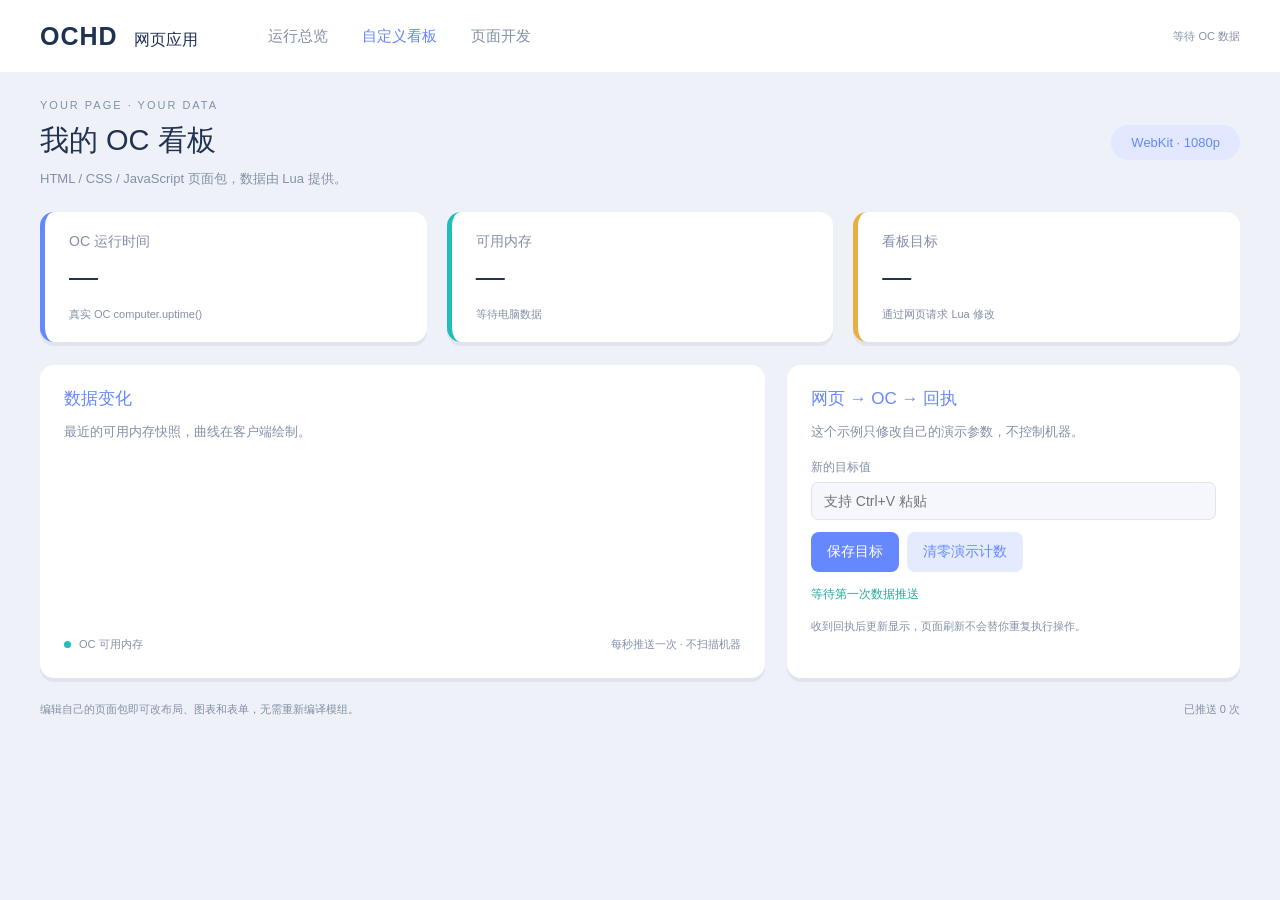
<file: web-demo/index.html>
<!doctype html>
<html lang="zh-CN"><head><meta charset="utf-8"><title>OCHD 自定义看板</title><link rel="stylesheet" href="style.css"></head>
<body><header><strong>OCHD<span>网页应用</span></strong><nav>运行总览 <b>自定义看板</b> 页面开发</nav><small id="connection">等待 OC 数据</small></header>
<main><section class="heading"><div><p>YOUR PAGE · YOUR DATA</p><h1>我的 OC 看板</h1><span>HTML / CSS / JavaScript 页面包，数据由 Lua 提供。</span></div><div class="badge">WebKit · 1080p</div></section>
<section class="metrics"><article><label>OC 运行时间</label><h2 id="uptime">—</h2><small>真实 OC computer.uptime()</small></article><article class="teal"><label>可用内存</label><h2 id="memory">—</h2><small id="memory-detail">等待电脑数据</small></article><article class="gold"><label>看板目标</label><h2 id="target">—</h2><small>通过网页请求 Lua 修改</small></article></section>
<section class="grid"><article class="chart"><h3>数据变化</h3><p>最近的可用内存快照，曲线在客户端绘制。</p><canvas id="history" width="1100" height="350"></canvas><div class="legend"><i></i> OC 可用内存 <span>每秒推送一次 · 不扫描机器</span></div></article><article class="form"><h3>网页 → OC → 回执</h3><p>这个示例只修改自己的演示参数，不控制机器。</p><label for="new-target">新的目标值</label><input id="new-target" type="number" min="1" max="1000000" placeholder="支持 Ctrl+V 粘贴"><button id="save">保存目标</button><button class="secondary" id="reset">清零演示计数</button><div id="notice">等待第一次数据推送</div><small>收到回执后更新显示，页面刷新不会替你重复执行操作。</small></article></section>
<footer>编辑自己的页面包即可改布局、图表和表单，无需重新编译模组。<span id="counter">已推送 0 次</span></footer></main><script src="main.js"></script></body></html>
</file>
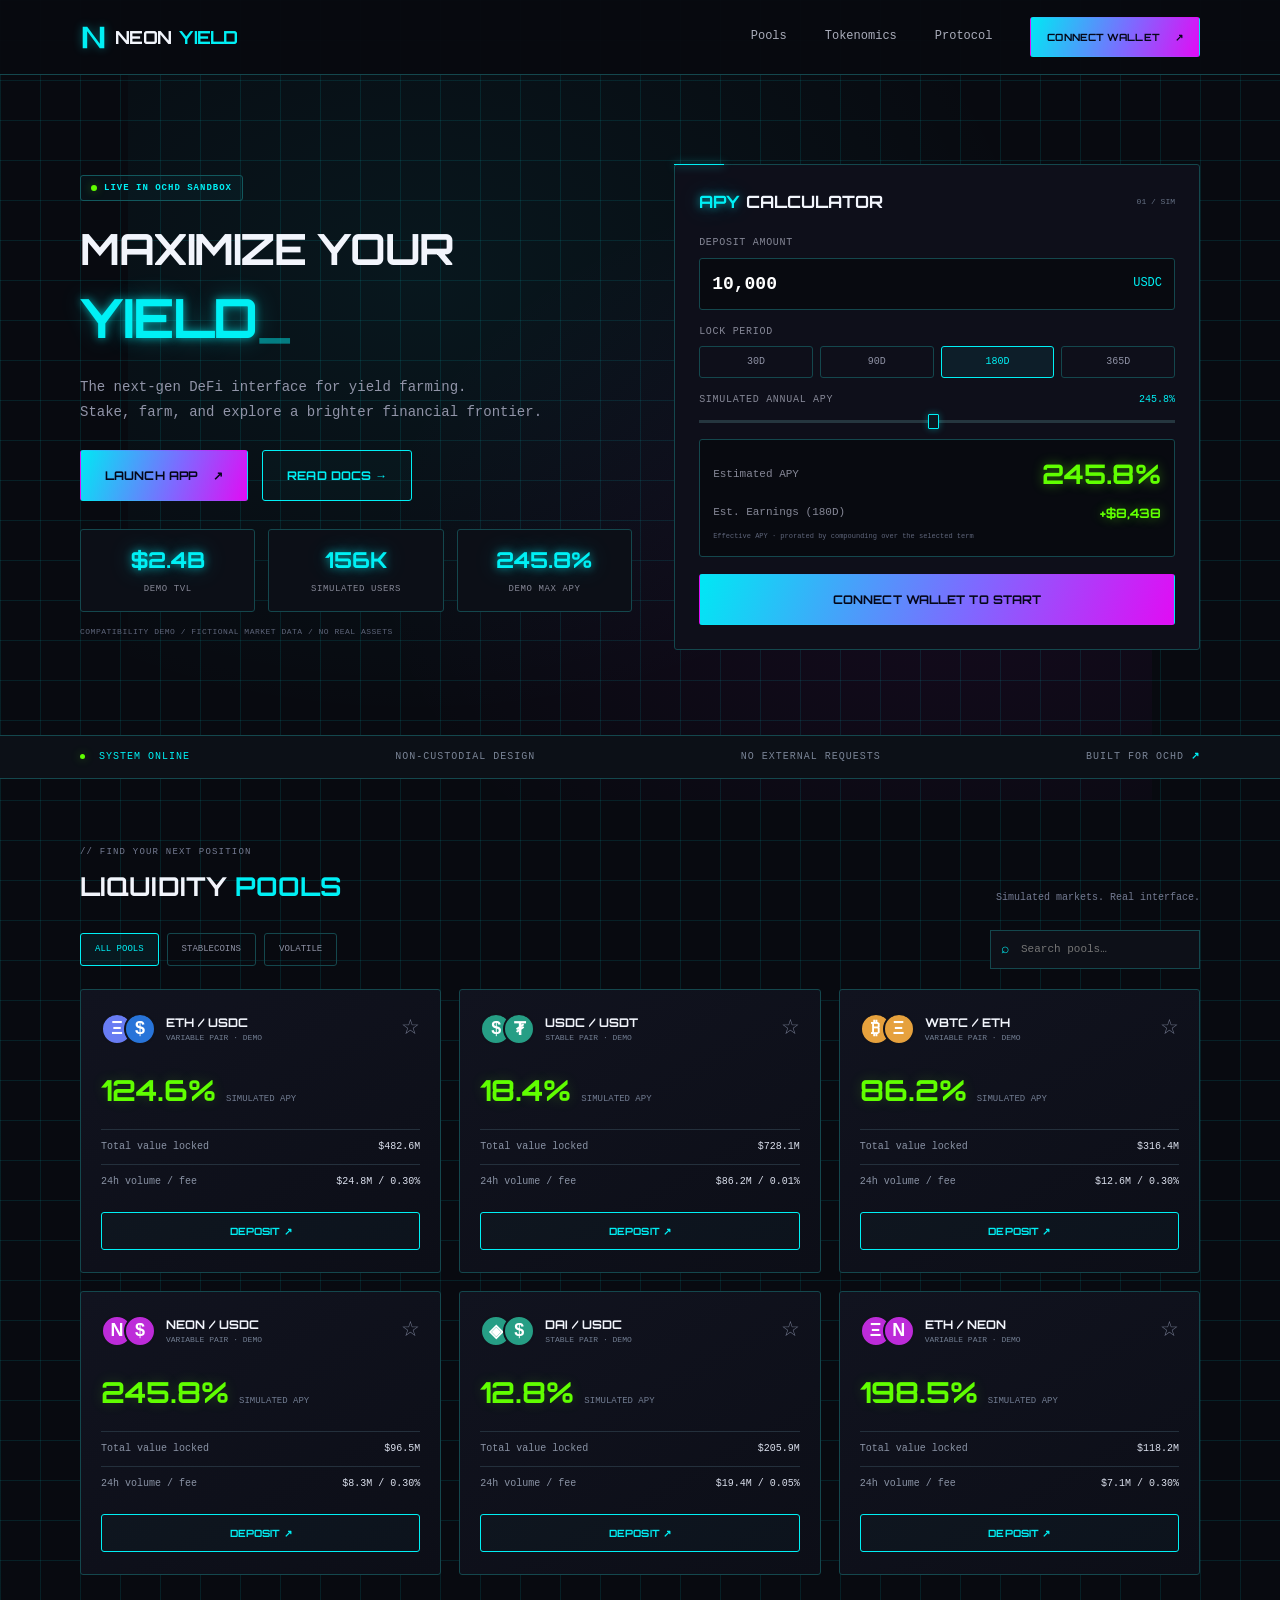
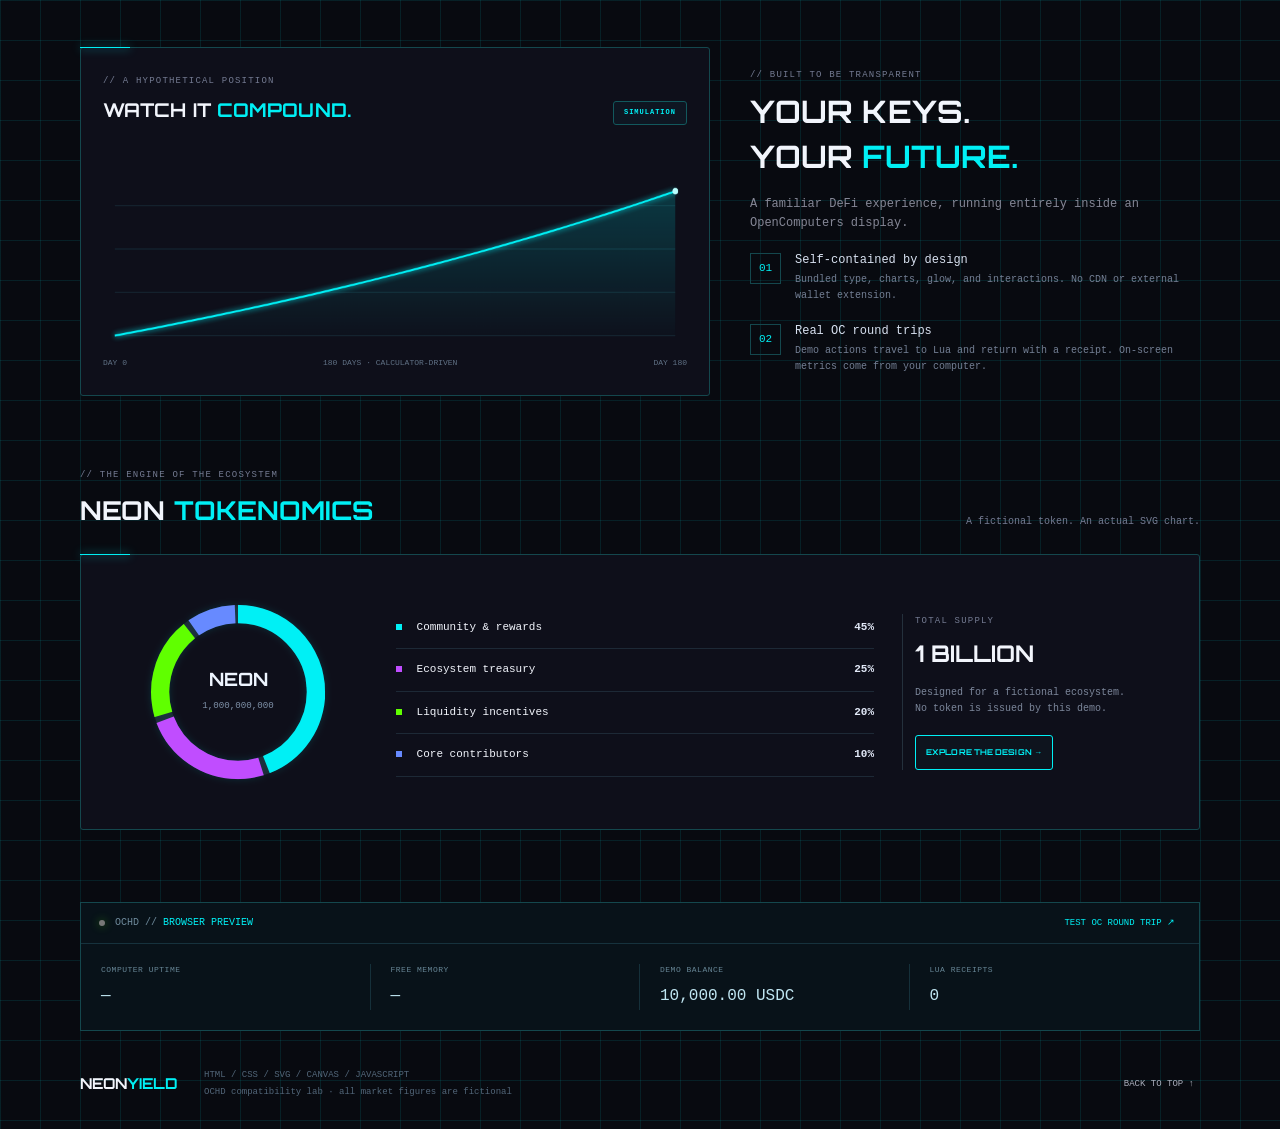
<file: web-apps/defi-yield/index.html>
<!doctype html>
<html lang="en"><head><meta charset="utf-8"><meta name="viewport" content="width=device-width,initial-scale=1"><title>NEON YIELD — Beyond ordinary returns</title><link rel="stylesheet" href="style.css"></head>
<body>
<header class="header"><div class="nav wrap"><button class="brand" data-scroll="home" aria-label="Neon Yield home"><svg viewBox="0 0 30 32" aria-hidden="true"><path d="M3 28V4h5l14 19V4h5v24h-5L8 9v19Z" fill="currentColor"/></svg>NEON<span>YIELD</span></button><nav aria-label="Main navigation"><button data-scroll="pools">Pools</button><button data-scroll="tokenomics">Tokenomics</button><button data-scroll="protocol">Protocol</button></nav><button id="wallet-button" class="gradient small">CONNECT WALLET <span>↗</span></button></div></header>
<main>
<section class="hero wrap" id="home"><div class="intro"><div class="badge"><i></i> LIVE IN OCHD SANDBOX</div><h1>MAXIMIZE YOUR<br><span class="cyan glow">YIELD</span><span class="cursor">_</span></h1><p class="lede">The next-gen DeFi interface for yield farming.<br>Stake, farm, and explore a brighter financial frontier.</p><div class="hero-actions"><button class="gradient" data-scroll="pools">LAUNCH APP <span>↗</span></button><button class="outline" id="docs-button">READ DOCS <span>→</span></button></div><div class="hero-stats"><div><strong class="glow">$2.4B</strong><small>DEMO TVL</small></div><div><strong class="glow">156K</strong><small>SIMULATED USERS</small></div><div><strong class="glow">245.8%</strong><small>DEMO MAX APY</small></div></div><p class="micro disclaimer">COMPATIBILITY DEMO / FICTIONAL MARKET DATA / NO REAL ASSETS</p></div>
<div class="calculator panel" id="calculator"><div class="panel-heading"><h2><span class="cyan glow">APY</span> CALCULATOR</h2><span class="corner-mark">01 / SIM</span></div><label for="amount">DEPOSIT AMOUNT</label><div class="amount-field"><input id="amount" type="text" inputmode="decimal" value="10,000" autocomplete="off" aria-label="Deposit amount"><span>USDC</span></div><label>LOCK PERIOD</label><div class="periods" id="periods"><button data-days="30">30D</button><button data-days="90">90D</button><button data-days="180" class="selected">180D</button><button data-days="365">365D</button></div><div class="rate-label"><label for="rate">SIMULATED ANNUAL APY</label><span id="rate-label">245.8%</span></div><input id="rate" class="range" type="range" min="0" max="500" step="0.1" value="245.8" aria-label="Simulated annual APY"><div class="estimate"><div><span>Estimated APY</span><strong id="apy" class="lime">245.8%</strong></div><div><span>Est. Earnings (<b id="days-label">180D</b>)</span><strong id="earnings" class="lime">+$8,438</strong></div><div class="estimate-foot">Effective APY · prorated by compounding over the selected term</div></div><button id="calculator-wallet" class="gradient full">CONNECT WALLET TO START</button><div id="calc-error" class="error" role="status"></div></div></section>
<div class="ticker"><div class="wrap"><span><i></i> SYSTEM ONLINE</span><span>NON-CUSTODIAL DESIGN</span><span>NO EXTERNAL REQUESTS</span><span>BUILT FOR OCHD <b>↗</b></span></div></div>
<section class="section wrap" id="pools"><div class="section-top"><div><span class="eyebrow">// FIND YOUR NEXT POSITION</span><h2>LIQUIDITY <span class="cyan">POOLS</span></h2></div><span class="section-note">Simulated markets. Real interface.</span></div><div class="pool-toolbar"><div id="filters" class="filters"><button data-filter="all" class="selected">ALL POOLS</button><button data-filter="stable">STABLECOINS</button><button data-filter="volatile">VOLATILE</button></div><label class="search"><span>⌕</span><input id="pool-search" placeholder="Search pools…" aria-label="Search liquidity pools"></label></div><div id="pool-grid" class="pool-grid"></div><div id="pool-empty" class="empty" hidden>No pools match this search. Try another pair.</div></section>
<section class="section wrap performance" id="protocol"><div class="panel chart-panel"><div class="section-top"><div><span class="eyebrow">// A HYPOTHETICAL POSITION</span><h2>WATCH IT <span class="cyan">COMPOUND.</span></h2></div><span class="badge mini">SIMULATION</span></div><canvas id="yield-chart" width="1000" height="300" aria-label="Simulated compounded yield chart"></canvas><div class="chart-caption"><span>DAY 0</span><span>180 DAYS · CALCULATOR-DRIVEN</span><span id="chart-end">DAY 180</span></div></div><div class="protocol-copy"><span class="eyebrow">// BUILT TO BE TRANSPARENT</span><h2>YOUR KEYS.<br>YOUR <span class="cyan">FUTURE.</span></h2><p>A familiar DeFi experience, running entirely inside an OpenComputers display.</p><div class="feature"><span>01</span><div><h3>Self-contained by design</h3><p>Bundled type, charts, glow, and interactions. No CDN or external wallet extension.</p></div></div><div class="feature"><span>02</span><div><h3>Real OC round trips</h3><p>Demo actions travel to Lua and return with a receipt. On-screen metrics come from your computer.</p></div></div></div></section>
<section class="section wrap" id="tokenomics"><div class="section-top"><div><span class="eyebrow">// THE ENGINE OF THE ECOSYSTEM</span><h2>NEON <span class="cyan">TOKENOMICS</span></h2></div><span class="section-note">A fictional token. An actual SVG chart.</span></div><div class="token-grid panel"><div class="token-ring"><svg viewBox="0 0 240 240" role="img" aria-label="Token distribution: community 45%, treasury 25%, liquidity 20%, contributors 10%"><circle class="ring-base" cx="120" cy="120" r="85"/><g transform="rotate(-90 120 120)" fill="none" stroke-width="20"><circle cx="120" cy="120" r="85" stroke="#00f0f5" stroke-dasharray="235 535"/><circle cx="120" cy="120" r="85" stroke="#c04dff" stroke-dasharray="128 535" stroke-dashoffset="-241"/><circle cx="120" cy="120" r="85" stroke="#60ff00" stroke-dasharray="101 535" stroke-dashoffset="-375"/><circle cx="120" cy="120" r="85" stroke="#678aff" stroke-dasharray="48 535" stroke-dashoffset="-482"/></g><text x="120" y="113" text-anchor="middle" class="token-symbol">NEON</text><text x="120" y="137" text-anchor="middle" class="token-total">1,000,000,000</text></svg></div><div class="allocations"><div><span><i style="background:#00f0f5"></i> Community &amp; rewards</span><strong>45%</strong></div><div><span><i style="background:#c04dff"></i> Ecosystem treasury</span><strong>25%</strong></div><div><span><i style="background:#60ff00"></i> Liquidity incentives</span><strong>20%</strong></div><div><span><i style="background:#678aff"></i> Core contributors</span><strong>10%</strong></div></div><div class="token-facts"><span class="eyebrow">TOTAL SUPPLY</span><strong>1 BILLION</strong><p>Designed for a fictional ecosystem.<br>No token is issued by this demo.</p><button class="outline" id="token-details">EXPLORE THE DESIGN →</button></div></div></section>
<section class="wrap oc-section"><div class="oc-title"><i id="oc-dot"></i><span>OCHD // <b id="oc-state">BROWSER PREVIEW</b></span><button id="ping-button">TEST OC ROUND TRIP ↗</button></div><div class="oc-metrics"><div><span>COMPUTER UPTIME</span><strong id="oc-uptime">—</strong></div><div><span>FREE MEMORY</span><strong id="oc-memory">—</strong></div><div><span>DEMO BALANCE</span><strong id="demo-balance">10,000.00 USDC</strong></div><div><span>LUA RECEIPTS</span><strong id="oc-receipts">0</strong></div></div></section>
</main><footer class="wrap"><span class="brand-text">NEON<span>YIELD</span></span><p>HTML / CSS / SVG / CANVAS / JAVASCRIPT<br>OCHD compatibility lab · all market figures are fictional</p><button data-scroll="home">BACK TO TOP ↑</button></footer>
<div class="modal-backdrop" id="modal" hidden><section class="modal panel" role="dialog" aria-modal="true" aria-labelledby="modal-title"><button id="modal-close" class="modal-close" aria-label="Close dialog">×</button><span class="eyebrow">// SANDBOX SESSION</span><h2 id="modal-title">CONNECT <span class="cyan">WALLET</span></h2><div id="modal-content"></div></section></div><div id="toast" class="toast" role="status" hidden></div><script src="main.js"></script></body></html>
</file>
<file: web-demo/style.css>
*{box-sizing:border-box}body{margin:0;background:#eef1f8;color:#203252;font:16px "Microsoft YaHei",sans-serif}header{height:72px;background:#fff;display:flex;align-items:center;padding:0 40px;gap:70px}header strong{font-size:25px;letter-spacing:1px}header strong span{font-size:16px;font-weight:400;margin-left:16px;letter-spacing:0}nav{color:#8290a7;word-spacing:30px;font-size:15px}nav b{color:#6688ff;font-weight:500}header small{margin-left:auto;color:#8290a7}main{padding:25px 40px}.heading{display:flex;align-items:center;justify-content:space-between;margin-bottom:24px}.heading p{margin:0 0 6px;font-size:11px;letter-spacing:2px;color:#8290a7}h1{margin:0 0 8px;font-size:29px;font-weight:500}.heading span,p{color:#8290a7;font-size:13px}.badge{background:#e1e8ff;border-radius:20px;color:#6688ff;padding:10px 20px;font-size:13px}.metrics{display:grid;grid-template-columns:repeat(3,1fr);gap:20px;margin-bottom:23px}article{background:white;border-radius:14px;box-shadow:0 4px 0 #dfe4ee}.metrics article{padding:20px 24px;border-left:5px solid #6688ff}.metrics label{color:#8290a7;font-size:14px}h2{font-size:29px;margin:10px 0;color:#203252;font-weight:500}small{font-size:11px;color:#8290a7}.metrics .teal{border-color:#22bdb8}.metrics .gold{border-color:#e7af3f}.grid{display:grid;grid-template-columns:1.6fr 1fr;gap:22px}.grid article{padding:22px 24px;min-height:313px}h3{font-size:17px;color:#6688ff;font-weight:500;margin:0 0 12px}p{line-height:1.6;margin:8px 0 17px}canvas{width:100%;height:168px;margin-top:6px}.legend{font-size:11px;color:#8290a7;display:flex;align-items:center;gap:8px}.legend i{width:7px;height:7px;background:#22bdb8;border-radius:50%}.legend span{margin-left:auto}.form label{font-size:12px;color:#8290a7;display:block;margin-bottom:6px}input{border:1px solid #dfe5f1;border-radius:7px;background:#f5f7fc;padding:10px 12px;font:14px "Microsoft YaHei",sans-serif;color:#203252;width:100%;outline:none}input:focus{border-color:#6688ff}button{border:0;border-radius:8px;background:#6688ff;color:white;padding:11px 16px;font:14px "Microsoft YaHei",sans-serif;cursor:pointer;margin:12px 8px 0 0}.secondary{background:#e4ebff;color:#6688ff}button:disabled{opacity:.5;cursor:wait}#notice{font-size:12px;color:#22a89f;min-height:32px;margin-top:14px}.form small{line-height:1.5;display:block}footer{font-size:11px;color:#8290a7;display:flex;justify-content:space-between;padding-top:24px}
</file>
<file: web-apps/defi-yield/style.css>
@font-face{font-family:'Neon Orbit';src:url([data-uri]) format('truetype');font-weight:400 900;font-style:normal;font-display:swap}
:root{--bg:#080a10;--panel:#0e0f1a;--cyan:#00f0f5;--purple:#df16ef;--lime:#60ff00;--muted:#858796;--line:#14474d;--white:#f2f5fc}*{box-sizing:border-box}html{scroll-behavior:smooth;scroll-padding-top:88px}body{margin:0;background-color:var(--bg);color:var(--white);font:14px/1.6 Consolas,'Cascadia Mono',monospace;background-image:linear-gradient(rgba(0,231,239,.1) 1px,transparent 1px),linear-gradient(90deg,rgba(0,231,239,.1) 1px,transparent 1px);background-size:40px 40px}body:before{content:'';position:absolute;top:0;left:10%;width:80%;height:800px;pointer-events:none;background:radial-gradient(ellipse at 28% 35%,#00dbe910,transparent 60%),radial-gradient(ellipse at 80% 70%,#d20be910,transparent 50%);z-index:-1}button,input{font:inherit}button{cursor:pointer;color:inherit}button:focus-visible,input:focus-visible{outline:2px solid var(--cyan);outline-offset:4px}button{transition:background .15s,border-color .15s,box-shadow .15s,transform .15s}button:disabled{cursor:wait;opacity:.6}button:hover{filter:brightness(1.12)}button:active{transform:translateY(1px)}[hidden]{display:none!important}.wrap{width:calc(100% - 80px);max-width:1120px;margin:auto}h1,h2,h3,.brand,.gradient,.outline,.hero-stats strong,.estimate strong,.pool-apy strong,.token-symbol,.token-facts>strong{font-family:'Neon Orbit','Segoe UI',sans-serif}h1,h2,h3,p{margin:0}.cyan{color:var(--cyan)}.glow{text-shadow:0 0 9px #00f0f5a8,0 0 24px #00f0f550}.lime{color:var(--lime);text-shadow:0 0 12px #60ff0070}.header{position:sticky;top:0;z-index:8;background:#080a10f5;border-bottom:1px solid var(--line)}.nav{height:74px;display:flex;align-items:center;gap:32px}.brand{display:flex;align-items:center;gap:8px;background:none;border:0;font-size:18px;font-weight:800;letter-spacing:-.7px;padding:0}.brand svg{width:27px;height:29px;color:var(--cyan);filter:drop-shadow(0 0 5px #00f0f560)}.brand span,.brand-text span{color:var(--cyan)}nav{display:flex;gap:26px;margin-left:auto}nav button,footer button{background:none;border:0;color:#aaadbb;font-size:12px}nav button:hover,footer button:hover{color:var(--cyan)}.gradient,.outline{border-radius:3px;padding:15px 24px;font-size:12px;font-weight:700;border:1px solid transparent;letter-spacing:.1px}.gradient{background:linear-gradient(110deg,#00e8f4,#7e69ff 57%,#e10cf4);color:#050719;box-shadow:0 0 0 transparent}.gradient:hover{box-shadow:0 0 22px #00f0f52b}.gradient span{margin-left:12px}.gradient.small{font-size:10px;padding:11px 16px}.outline{background:#00e5f305;border-color:var(--cyan);color:var(--cyan)}.full{width:100%}.hero{min-height:660px;display:grid;grid-template-columns:1.05fr 1fr;align-items:center;gap:42px;padding:66px 0 62px}.badge{display:inline-flex;align-items:center;gap:7px;padding:5px 10px;border:1px solid #12585d;border-radius:3px;color:var(--cyan);font-size:9px;letter-spacing:1px;font-weight:700;background:#00e5f309}.badge i,.ticker i,.oc-title>i{width:6px;height:6px;border-radius:50%;background:#60ff00;box-shadow:0 0 10px #60ff0060;display:inline-block}h1{font-size:43px;line-height:1.4;font-weight:800;letter-spacing:-1.5px;margin:18px 0 20px;white-space:nowrap}h1 .cyan{font-size:54px}.cursor{color:#00f0f57a;font-weight:400}.lede{color:#9194a8;font-size:14px;line-height:1.8;max-width:500px}.hero-actions{display:flex;gap:14px;margin:24px 0 28px}.hero-stats{display:grid;grid-template-columns:repeat(3,1fr);gap:13px}.hero-stats>div{background:#0c0f17;border:1px solid var(--line);padding:13px 6px;text-align:center;border-radius:3px}.hero-stats strong{display:block;color:var(--cyan);font-size:22px;line-height:1.5}.hero-stats small{color:var(--muted);font-size:9px;letter-spacing:.6px}.micro{font-size:8px;letter-spacing:.5px;color:#5e657a}.disclaimer{margin-top:14px}.panel{background:var(--panel);border:1px solid var(--line);border-radius:3px;position:relative}.panel:before{content:'';position:absolute;left:-1px;top:-1px;width:50px;height:1px;background:var(--cyan);box-shadow:0 0 10px var(--cyan)}.calculator{padding:24px}.panel-heading{display:flex;align-items:center;justify-content:space-between;margin-bottom:20px}h2{font-size:21px;font-weight:700;line-height:1.5;letter-spacing:.1px}.panel-heading h2{font-size:17px;white-space:nowrap}.corner-mark{font-size:8px;color:#657084}.calculator label{font-size:10px;letter-spacing:.7px;color:var(--muted);display:block}.amount-field{display:flex;border:1px solid var(--line);background:#080a10;border-radius:3px;align-items:center;margin:7px 0 14px;padding-right:12px}.amount-field input{background:none;border:0;min-width:0;width:100%;padding:11px 12px;color:white;font-size:18px;font-weight:bold;outline:none}.amount-field:focus-within{border-color:var(--cyan);box-shadow:0 0 12px #00eaf312}.amount-field>span{color:var(--cyan);font-size:12px}.periods{display:grid;grid-template-columns:repeat(4,1fr);gap:7px;margin:6px 0 14px}.periods button,.filters button{background:transparent;border:1px solid var(--line);border-radius:3px;color:#8e91a4;font-size:10px;padding:7px}.periods .selected,.filters .selected{background:#00f0f511;color:var(--cyan);border-color:var(--cyan)}.rate-label{display:flex;justify-content:space-between;align-items:center}.rate-label>span{font-size:10px;color:var(--cyan)}.range{appearance:none;-webkit-appearance:none;width:100%;height:3px;background:#25363f;margin:12px 0 15px;cursor:pointer;accent-color:var(--cyan)}.range::-webkit-slider-thumb{-webkit-appearance:none;width:11px;height:15px;border:1px solid var(--cyan);background:#0a1922;border-radius:1px;box-shadow:0 0 7px #00f0f560}.estimate{border:1px solid var(--line);background:#080a10;padding:13px;margin:1px 0 17px;border-radius:3px}.estimate>div{display:flex;justify-content:space-between;align-items:center;gap:10px}.estimate>div+div{margin-top:6px}.estimate span{font-size:11px;color:var(--muted)}.estimate div:first-child strong{font-size:27px}.estimate div:nth-child(2) strong{font-size:13px}.estimate b{font-weight:normal}.estimate .estimate-foot{font-size:7px;color:#5e657a;margin-top:8px}.error{color:#ff7eae;font-size:10px;min-height:0}.error:not(:empty){margin-top:8px}.ticker{border-top:1px solid var(--line);border-bottom:1px solid var(--line);background:#0c1017}.ticker>.wrap{display:flex;align-items:center;justify-content:space-between;padding:13px 0;color:#7a8496;font-size:10px;letter-spacing:1px}.ticker i{width:5px;height:5px;margin-right:7px}.ticker span:first-child,.ticker b{color:var(--cyan)}.section{padding:66px 0 6px;scroll-margin-top:80px}.section-top{display:flex;justify-content:space-between;align-items:end;gap:16px;margin-bottom:24px}.eyebrow{font-size:9px;letter-spacing:1.2px;color:#747b92;display:block;margin-bottom:8px}.section-top h2{font-size:26px}.section-note{font-size:10px;color:#747b92}.pool-toolbar{display:flex;justify-content:space-between;align-items:center;margin-bottom:20px;gap:16px}.filters{display:flex;gap:8px}.filters button{padding:8px 14px;font-size:9px}.search{display:flex;gap:10px;background:#0d1018;border:1px solid var(--line);padding:7px 10px;align-items:center;color:var(--cyan)}.search input{background:none;border:0;outline:none;color:#d6dfed;width:170px;font-size:11px}.pool-grid{display:grid;grid-template-columns:repeat(3,1fr);gap:18px}.pool-card{padding:22px 20px;background:linear-gradient(150deg,#11131f,#0c0e17);border:1px solid var(--line);border-radius:3px}.pool-card:hover{border-color:#00d9e578;box-shadow:0 0 20px #00eaf308}.pool-title{display:flex;align-items:center;gap:10px}.coins{display:flex;width:55px}.coin{width:32px;height:32px;display:flex;align-items:center;justify-content:center;border:2px solid #10121c;border-radius:50%;font:bold 18px 'Segoe UI',sans-serif;color:white;background:#687cf3}.coin+.coin{margin-left:-9px;background:#2874d9}.coins.stable .coin{background:#269e85}.coins.bitcoin .coin{background:#e6a13d}.coins.neon .coin{background:#bd2bd9}.pool-title h3{font-size:12px}.pool-type{font-size:8px;color:#727e92}.pool-title .star{margin-left:auto;border:0;background:none;color:#6b7186;font-size:21px;padding:0}.star.active{color:var(--cyan)}.pool-apy{display:flex;align-items:baseline;gap:10px;margin:22px 0 15px}.pool-apy strong{font-size:29px;color:var(--lime);text-shadow:0 0 13px #60ff0030}.pool-apy span{font-size:9px;color:#717c91}.pool-meta{display:flex;justify-content:space-between;color:#8a93a5;font-size:10px;padding:9px 0;border-top:1px solid #24303c}.pool-meta b{font-weight:normal;color:#d9deeb}.pool-card .outline{width:100%;padding:10px;font-size:10px;margin-top:13px}.empty{padding:30px;color:var(--muted);border:1px dashed var(--line)}.performance{display:grid;grid-template-columns:1.4fr 1fr;gap:40px;align-items:center}.chart-panel{padding:26px 22px}.chart-panel h2{font-size:19px}.mini{font-size:7px;white-space:nowrap}.chart-panel canvas{display:block;width:100%;height:200px;margin-top:8px}.chart-caption{display:flex;justify-content:space-between;color:#607185;font-size:8px;padding-top:8px}.protocol-copy>h2{font-size:31px;line-height:1.45}.protocol-copy>p{font-size:12px;color:var(--muted);margin-top:15px}.feature{display:flex;gap:14px;margin-top:20px}.feature>span{font-size:11px;color:var(--cyan);border:1px solid var(--line);width:31px;height:31px;display:flex;align-items:center;justify-content:center;flex-shrink:0}.feature h3{font:12px Consolas,monospace;color:#d8e1f0}.feature p{font-size:10px;color:#737f94;margin-top:5px}.token-grid{display:grid;grid-template-columns:260px 1fr 270px;gap:28px;padding:27px;align-items:center}.token-ring svg{display:block;width:220px;height:220px;margin:auto}.ring-base{fill:none;stroke:#1d2430;stroke-width:20}.token-ring g{filter:drop-shadow(0 0 4px #00f0f525)}.token-symbol{fill:#eef5ff;font-size:20px;font-weight:700}.token-total{fill:#7f91a8;font-size:10px}.allocations>div{display:flex;justify-content:space-between;border-bottom:1px solid #1d2936;padding:12px 0;font-size:11px;gap:18px}.allocations strong{color:#e2e9f8}.allocations i{display:inline-block;width:6px;height:6px;margin-right:8px}.token-facts{padding-left:12px;border-left:1px solid #24303c}.token-facts>strong{font-size:23px}.token-facts p{font-size:10px;color:#7c879b;margin:12px 0 18px}.token-facts .outline{font-size:8px;padding:10px}.oc-section{margin-top:66px;border:1px solid var(--line);background:#081219}.oc-title{display:flex;align-items:center;padding:12px 18px;gap:10px;font-size:10px;color:#6e8a9b;border-bottom:1px solid #16323d}.oc-title b{font-weight:normal;color:var(--cyan)}.oc-title>i{background:#777}.oc-title>i.online{background:#60ff00}.oc-title button{margin-left:auto;background:none;border:0;font-size:9px;color:var(--cyan)}.oc-metrics{display:grid;grid-template-columns:repeat(4,1fr);padding:20px}.oc-metrics>div{border-right:1px solid #15303a;padding-left:20px}.oc-metrics>div:first-child{padding-left:0}.oc-metrics>div:last-child{border:0}.oc-metrics span{display:block;font-size:8px;color:#678696;letter-spacing:.5px}.oc-metrics strong{display:block;font-size:16px;color:#bfe5f1;font-weight:normal;margin-top:7px}footer{padding:36px 0 28px;display:flex;align-items:center;gap:26px}.brand-text{font:700 15px 'Neon Orbit',sans-serif}footer p{color:#526679;font-size:9px;line-height:1.9}footer button{margin-left:auto;font-size:9px}.modal-backdrop{position:fixed;inset:0;background:#03050cdc;display:flex;align-items:center;justify-content:center;z-index:20}.modal{width:440px;max-width:calc(100% - 40px);padding:30px;box-shadow:0 0 70px #00f0f50c}.modal h2{font-size:21px;margin:10px 0 20px}.modal-close{position:absolute;right:12px;top:7px;background:none;border:0;color:#a3b7c7;font-size:25px}.modal p{color:#8c99b0;font-size:12px;margin:12px 0}.wallet-option{display:flex;align-items:center;gap:14px;width:100%;border:1px solid var(--line);background:#0a1b22;padding:16px;color:var(--cyan);text-align:left}.wallet-option b{display:block;color:#eef5ff;font-size:12px}.wallet-option small{font-size:9px;color:#6d93a4}.wallet-icon{font-size:24px;color:var(--cyan)}.modal-note{border-left:2px solid var(--cyan);padding-left:12px;font-size:10px!important}.modal .amount-field{margin:20px 0}.modal .gradient{margin-top:8px}.toast{position:fixed;bottom:22px;right:22px;max-width:400px;z-index:30;border:1px solid var(--cyan);border-left:4px solid var(--cyan);background:#07191ff5;color:#b5f9fa;padding:13px 18px;font-size:11px;box-shadow:0 0 30px #00f0f517}.toast.failure{border-color:#fa6097;color:#ffb1ce}@media(max-width:1050px){.wrap{width:calc(100% - 48px)}.hero{gap:24px}.nav{gap:20px}h1{font-size:34px}h1 .cyan{font-size:46px}.hero-stats strong{font-size:18px}.calculator{padding:20px}.token-grid{grid-template-columns:190px 1fr;gap:20px}.token-ring svg{width:180px;height:180px}.token-facts{grid-column:1/-1;padding:15px 0 0;border:0;border-top:1px solid #24303c;display:flex;align-items:center;gap:24px}.token-facts p{margin:0}.token-facts>.eyebrow{display:none}.performance{gap:24px}.chart-caption{font-size:7px}nav{gap:15px}}@media(max-width:760px){.wrap{width:calc(100% - 36px)}.nav{height:64px}.brand{font-size:14px}.brand svg{width:21px}nav{display:none}.nav>.gradient{margin-left:auto}.hero{display:block;padding:40px 0;min-height:0}h1{font-size:40px}.hero .calculator{margin-top:30px}.hero-stats>div{padding:14px}.hero-stats strong{font-size:23px}.intro{max-width:600px}.calculator{max-width:600px}.pool-grid{grid-template-columns:1fr}.pool-toolbar{align-items:stretch;flex-direction:column}.search input{width:100%}.section{padding-top:45px}.section-top{display:block}.section-note{display:block;margin-top:10px}.performance{display:block}.protocol-copy{margin-top:30px}.token-grid{grid-template-columns:1fr}.token-facts{display:block}.token-facts p{margin:12px 0}.token-ring svg{width:210px;height:210px}.oc-metrics{grid-template-columns:1fr 1fr;gap:20px}.oc-metrics>div:nth-child(3){padding-left:0}.oc-title{flex-wrap:wrap}.ticker .wrap{gap:12px;flex-wrap:wrap;font-size:8px}footer{flex-wrap:wrap}footer button{margin-left:0}.filters{gap:5px}.filters button{padding:8px 10px}.hero-actions .gradient,.hero-actions .outline{padding:14px 19px}.section-top h2{font-size:22px}}@media(prefers-reduced-motion:reduce){*{scroll-behavior:auto!important;transition:none!important}}
h1{font-variation-settings:'wght' 800}.brand,h2,h3,.gradient,.outline,.hero-stats strong,.estimate strong,.pool-apy strong,.token-symbol,.token-facts>strong,.brand-text{font-variation-settings:'wght' 700}::-webkit-scrollbar{width:9px;background:#080d15}::-webkit-scrollbar-track{background:#080d15;border-left:1px solid #15383f}::-webkit-scrollbar-thumb{background:#15515b;border:2px solid #080d15;border-radius:2px}::-webkit-scrollbar-thumb:hover{background:#00bfc8}
</file>
